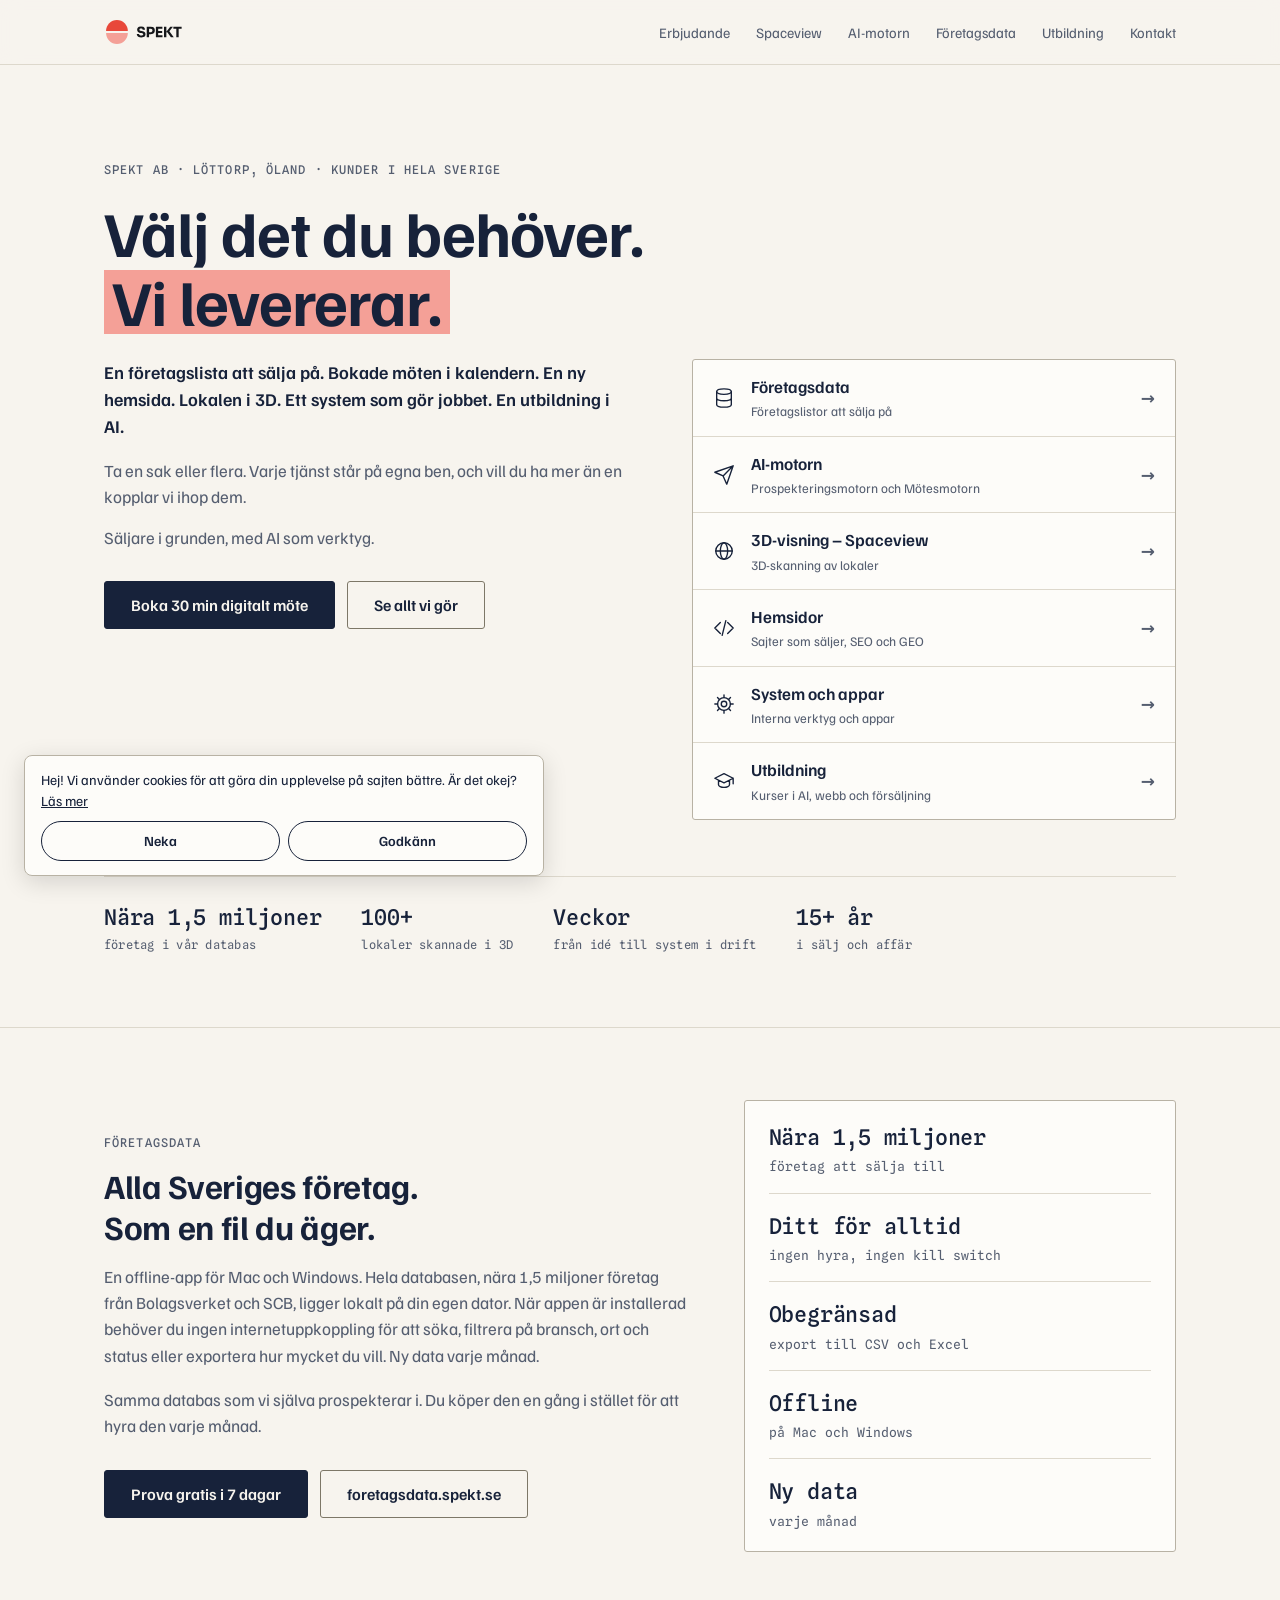
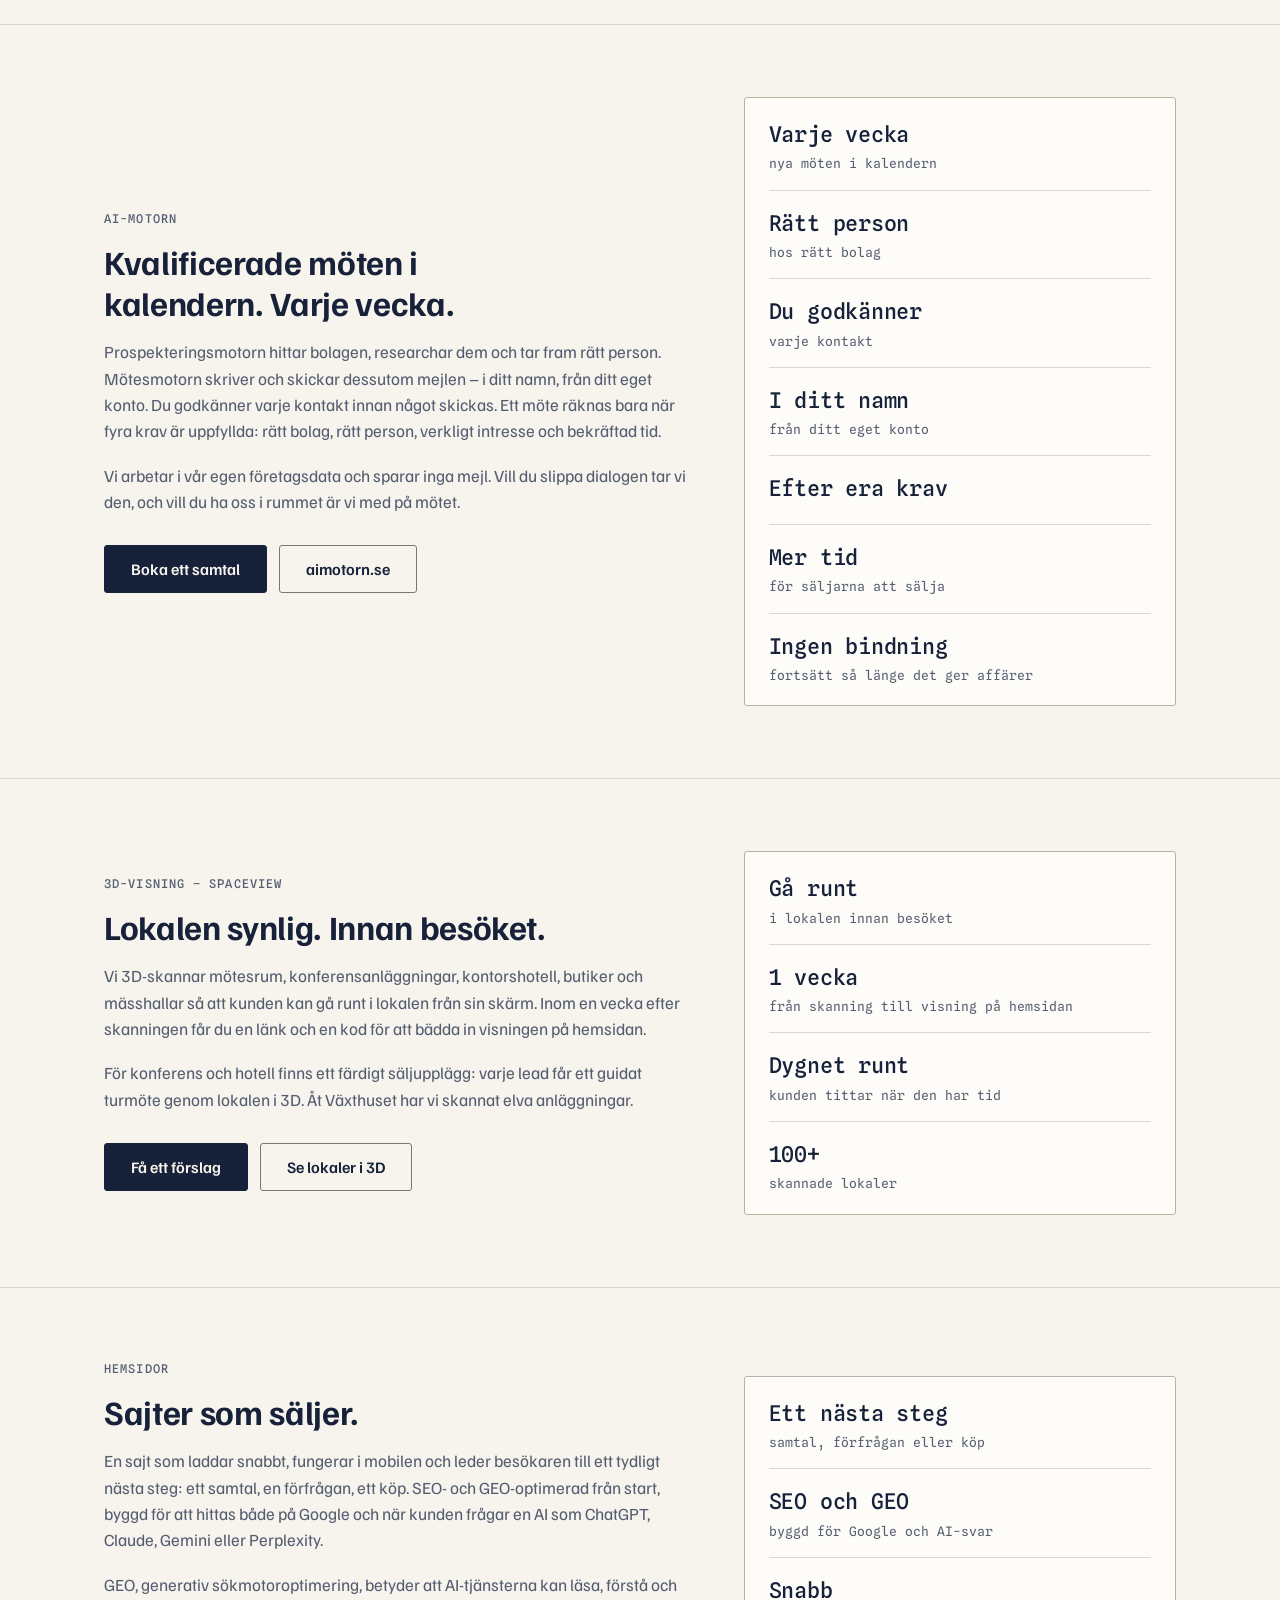
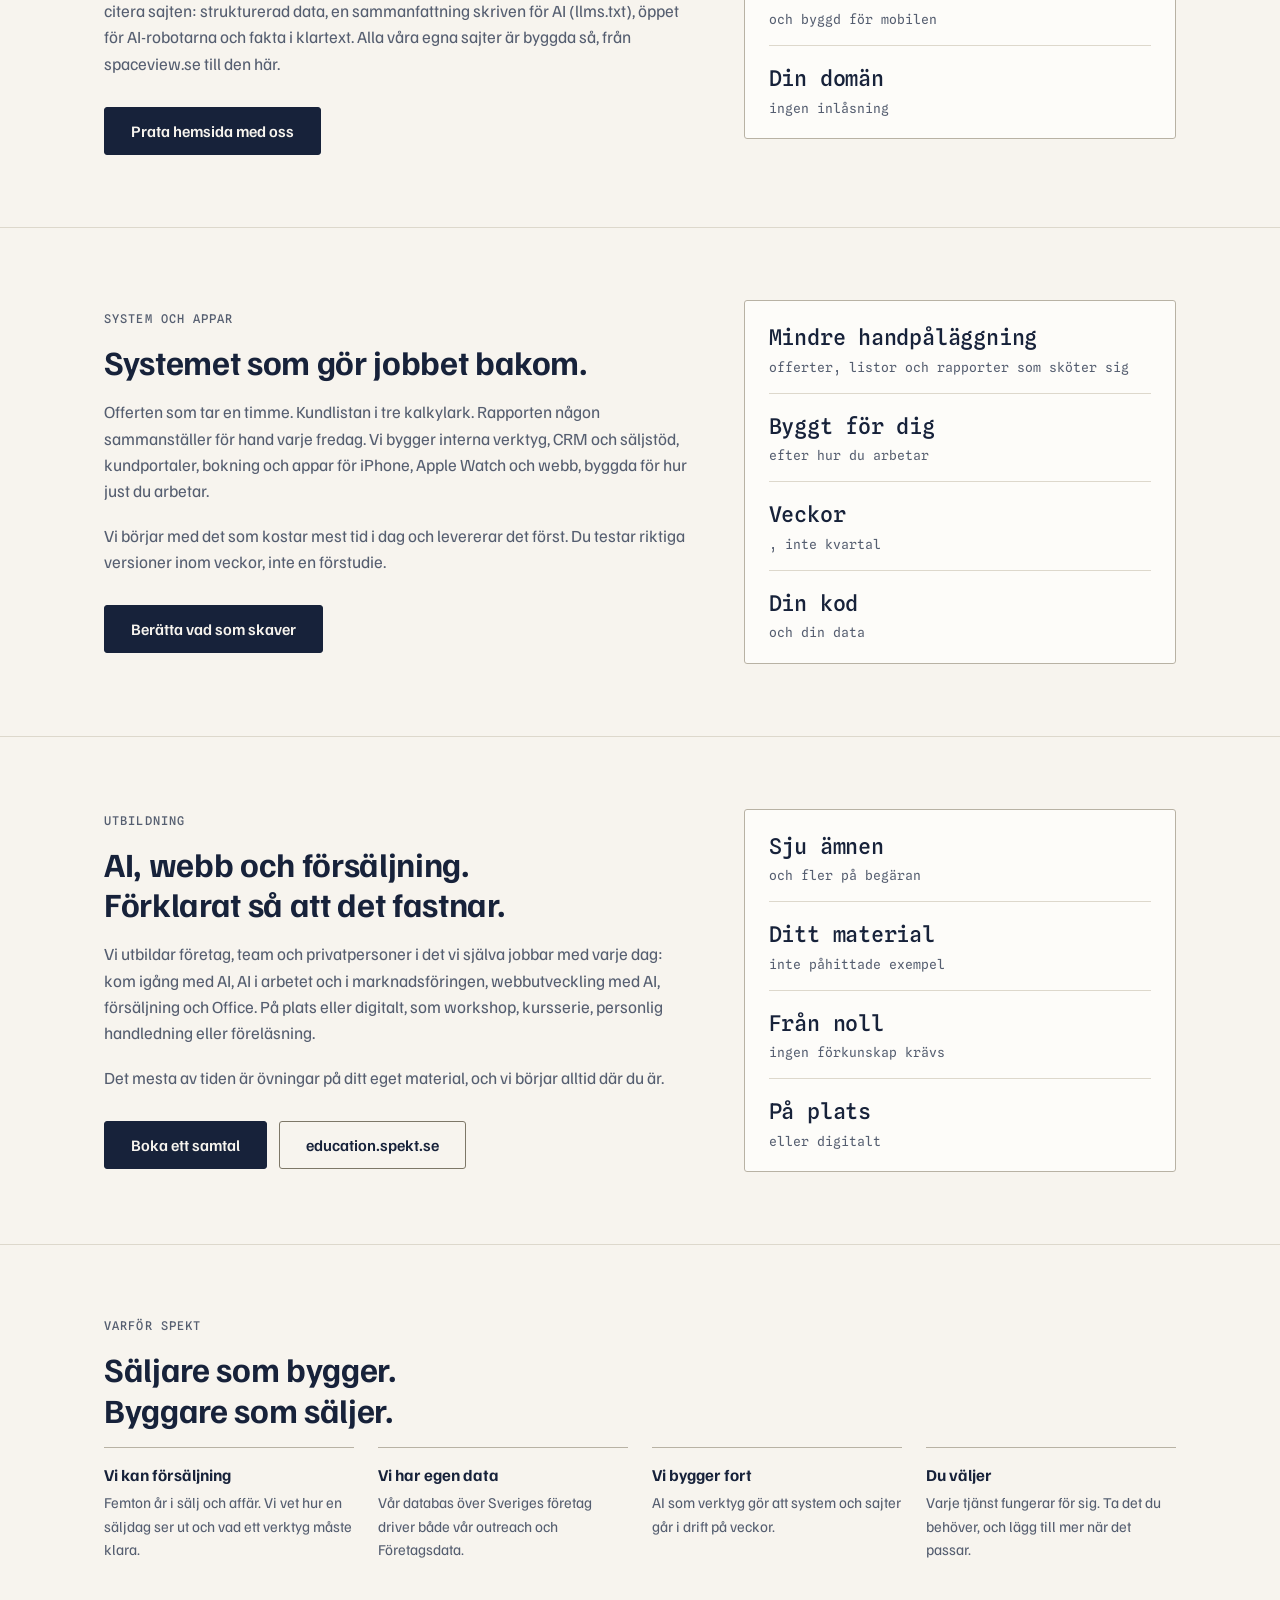
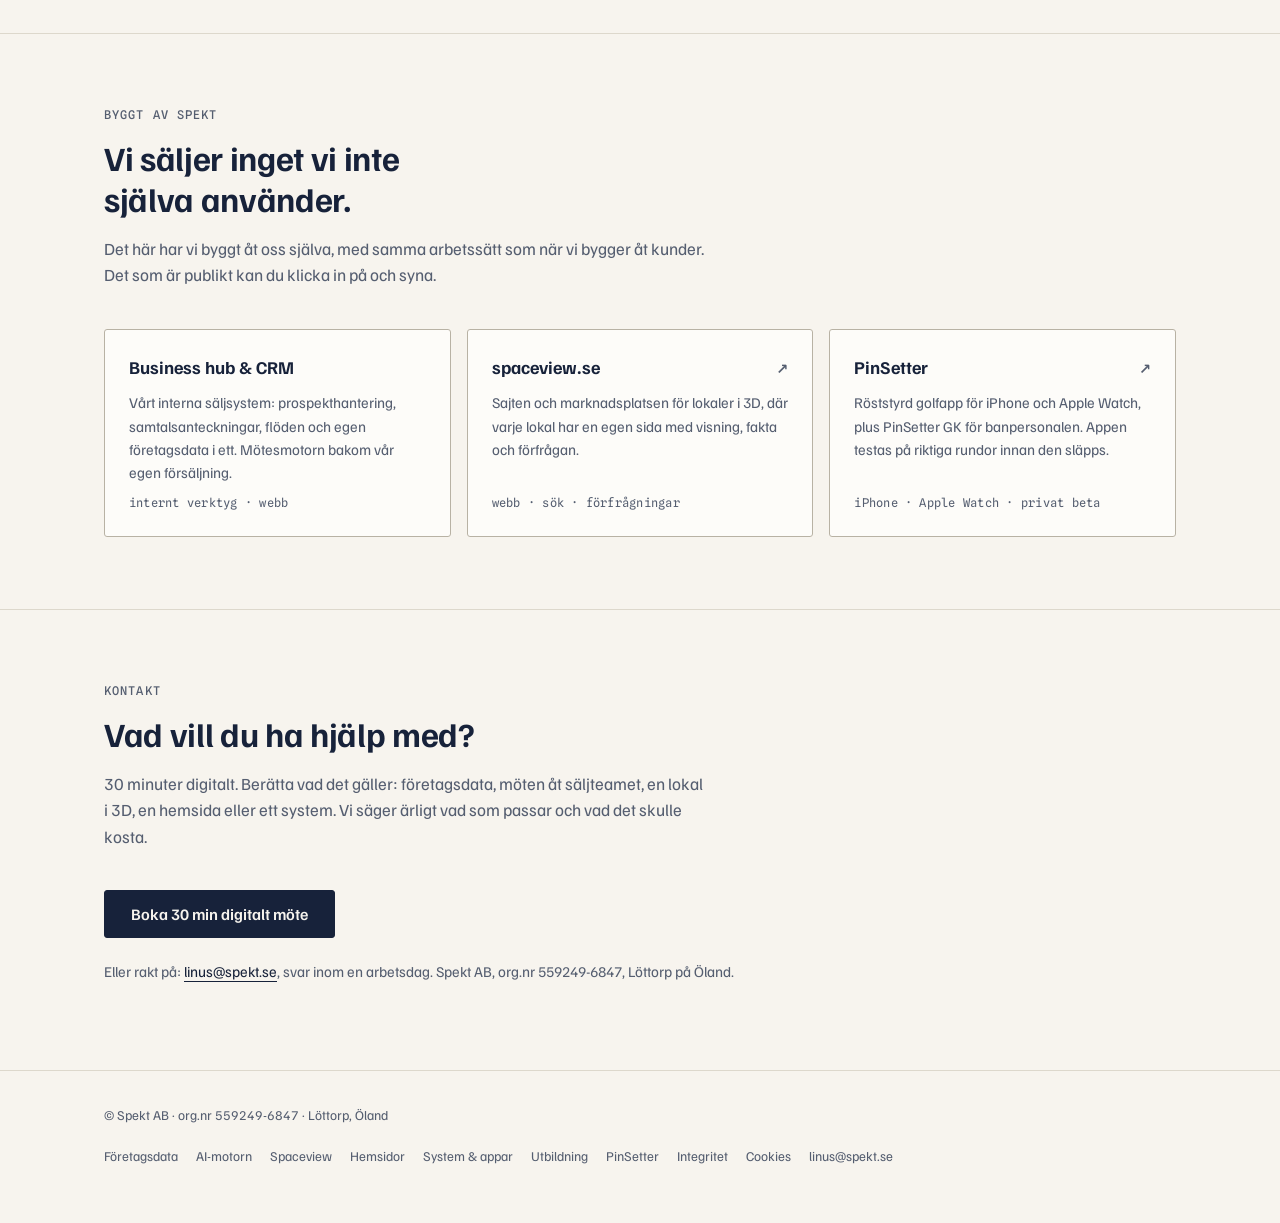
<file: index.html>
<!doctype html>
<html lang="sv">
<head>
  <meta charset="utf-8">
  <meta name="viewport" content="width=device-width, initial-scale=1">
  <title>Spekt – företagsdata, outreach, 3D-visning, hemsidor och system</title>
  <meta name="description" content="Företagslistor, bokade säljmöten, 3D-skanning av lokaler, hemsidor, system och utbildning i AI. Välj det du behöver. Spekt AB, Löttorp på Öland, kunder i hela Sverige.">
  <meta property="og:title" content="Spekt – välj det du behöver">
  <meta property="og:description" content="Företagsdata, outreach, 3D-visning av lokaler med Spaceview, hemsidor och system. Allt från samma bolag.">
  <meta property="og:url" content="https://spekt.se/">
  <meta property="og:type" content="website">
  <meta property="og:locale" content="sv_SE">
  <meta property="og:site_name" content="Spekt">
  <meta property="og:image" content="https://spekt.se/delningsbild.png">
  <meta property="og:image:width" content="1200">
  <meta property="og:image:height" content="630">
  <meta property="og:image:alt" content="SPEKT – Behovsanpassade lösningar">
  <meta name="twitter:card" content="summary_large_image">
  <meta name="twitter:title" content="Spekt – välj det du behöver">
  <meta name="twitter:description" content="Företagsdata, outreach, 3D-visning av lokaler med Spaceview, hemsidor och system. Allt från samma bolag.">
  <meta name="twitter:image" content="https://spekt.se/delningsbild.png">
  <meta name="twitter:image:alt" content="SPEKT – Behovsanpassade lösningar">
  <meta name="robots" content="index, follow, max-image-preview:large, max-snippet:-1">
  <meta name="theme-color" content="#F7F4EE">
  <link rel="canonical" href="https://spekt.se/">
  <link rel="icon" href="/favicon.ico" sizes="48x48">
  <link rel="icon" href="/favicon.svg" type="image/svg+xml">
  <link rel="apple-touch-icon" href="/apple-touch-icon.png">
  <link rel="preload" href="/typsnitt/familjen-grotesk-latin.woff2" as="font" type="font/woff2" crossorigin>
  <script type="application/ld+json">
  {
    "@context": "https://schema.org",
    "@graph": [
      {
        "@type": ["Organization", "ProfessionalService"],
        "@id": "https://spekt.se/#organisation",
        "name": "SPEKT AB",
        "alternateName": "SPEKT",
        "taxID": "559249-6847",
        "url": "https://spekt.se/",
        "logo": { "@type": "ImageObject", "url": "https://spekt.se/logga-512.png", "width": 512, "height": 512 },
        "image": "https://spekt.se/delningsbild.png",
        "email": "linus@spekt.se",
        "description": "SPEKT AB är en byrå med sex fristående tjänster för svenska företag: Företagsdata (Sveriges företagsregister som egen app), AI-motorn (Prospekteringsmotorn och Mötesmotorn, kvalificerade B2B-möten), Spaceview (3D-visning av lokaler), hemsidor, system och appar samt Utbildning. Löttorp, Öland, kunder i hela Sverige.",
        "slogan": "Behovsanpassade lösningar",
        "areaServed": { "@type": "Country", "name": "Sverige" },
        "address": { "@type": "PostalAddress", "addressLocality": "Löttorp", "addressRegion": "Öland", "addressCountry": "SE" },
        "knowsAbout": ["3D-skanning", "3D-visning av lokaler", "Konferensförsäljning", "Systemutveckling", "Apputveckling", "Interna verktyg", "CRM", "Hemsidor", "SEO", "GEO (generativ sökmotoroptimering)", "iOS", "Outreach", "B2B-mötesbokning", "Företagsdata"],
        "knowsLanguage": "sv",
        "contactPoint": { "@type": "ContactPoint", "contactType": "sales", "email": "linus@spekt.se", "availableLanguage": "sv" },
        "sameAs": [
          "https://www.spaceview.se/",
          "https://aimotorn.se/",
          "https://foretagsdata.spekt.se/",
          "https://education.spekt.se/",
          "https://pinsetter.se/"
        ],
        "brand": [
          { "@type": "Brand", "name": "Spaceview", "url": "https://www.spaceview.se/" },
          { "@type": "Brand", "name": "Företagsdata", "url": "https://foretagsdata.spekt.se/" },
          { "@type": "Brand", "name": "PinSetter", "url": "https://pinsetter.se/" }
        ]
      },
      {
        "@type": "WebSite",
        "@id": "https://spekt.se/#webbplats",
        "url": "https://spekt.se/",
        "name": "SPEKT",
        "description": "SPEKT AB: Företagsdata, AI-motorn, Spaceview, hemsidor samt system och appar för svenska företag.",
        "inLanguage": "sv-SE",
        "publisher": { "@id": "https://spekt.se/#organisation" }
      },
      {
        "@type": "WebPage",
        "@id": "https://spekt.se/#sida",
        "url": "https://spekt.se/",
        "name": "Spekt – företagsdata, outreach, 3D-visning, hemsidor och system",
        "description": "Företagslistor, bokade säljmöten, 3D-skanning av lokaler, hemsidor och system. Välj det du behöver.",
        "inLanguage": "sv-SE",
        "isPartOf": { "@id": "https://spekt.se/#webbplats" },
        "about": { "@id": "https://spekt.se/#organisation" },
        "primaryImageOfPage": "https://spekt.se/delningsbild.png",
        "dateModified": "2026-11-02"
      },
      {
        "@type": "Service",
        "@id": "https://spekt.se/#spaceview",
        "name": "Spaceview – 3D-visning av lokaler",
        "serviceType": "3D-skanning och 3D-visning av lokaler",
        "description": "Spaceview 3D-skannar mötesrum, konferensanläggningar, kontorshotell, butiker och mässhallar på en branschledande 3D-plattform, så att kunden kan gå runt i lokalen från sin skärm. Leverans inom en vecka efter skanningen, som länk och kod för inbäddning. Abonnemanget börjar på 3 900 kr per år exklusive moms; skanningsuppdraget kostar 8 900 kr för lokaler upp till 3 500 m² och 10 900 kr för 3 500–5 000 m², större lokaler på offert. Konferensförsäljning för konferensanläggningar och hotell.",
        "url": "https://www.spaceview.se/",
        "brand": { "@type": "Brand", "name": "Spaceview" },
        "provider": { "@id": "https://spekt.se/#organisation" },
        "areaServed": { "@type": "Country", "name": "Sverige" },
        "availableLanguage": "sv"
      },
      {
        "@type": "Service",
        "@id": "https://spekt.se/#system",
        "name": "System och appar",
        "serviceType": "Systemutveckling och apputveckling",
        "description": "Interna verktyg, kundsystem och appar byggda för hur just ni arbetar: CRM och säljstöd, kundportaler, bokning och offertflöden, appar för iPhone, Apple Watch och webb samt integrationer mot det ni redan har. Fast pris per leverans, kunden äger koden och datan.",
        "url": "https://spekt.se/#system",
        "provider": { "@id": "https://spekt.se/#organisation" },
        "areaServed": { "@type": "Country", "name": "Sverige" },
        "availableLanguage": "sv"
      },
      {
        "@type": "Service",
        "@id": "https://spekt.se/#hemsidor",
        "name": "Hemsidor",
        "serviceType": "Webbutveckling",
        "description": "En sajt som laddar snabbt, är byggd för mobilen och leder besökaren till ett tydligt nästa steg. SEO- och GEO-optimerad från start (generativ sökmotoroptimering för AI-tjänster som ChatGPT, Claude, Gemini och Perplexity): strukturerad data, llms.txt, öppet för AI-robotar och fakta i klartext. Tillgänglig och kopplad till era system när det behövs. Fast pris per leverans.",
        "url": "https://spekt.se/#hemsidor",
        "provider": { "@id": "https://spekt.se/#organisation" },
        "areaServed": { "@type": "Country", "name": "Sverige" },
        "availableLanguage": "sv"
      },
      {
        "@type": "Service",
        "@id": "https://spekt.se/#utbildning",
        "name": "Spekt Utbildning",
        "serviceType": "Utbildning i AI, webbutveckling med AI, försäljning och Office",
        "description": "Utbildning för företag, team och privatpersoner: kom igång med AI, AI i arbetet, AI för marknadsföring, webbutveckling med AI, försäljning med och utan AI samt Office och digitala verktyg. Workshop, kursserie, personlig handledning eller föreläsning, på plats eller digitalt. Pris efter upplägg.",
        "url": "https://education.spekt.se/",
        "provider": { "@id": "https://spekt.se/#organisation" },
        "areaServed": { "@type": "Country", "name": "Sverige" },
        "availableLanguage": "sv"
      },
      {
        "@type": "Service",
        "@id": "https://spekt.se/#outreach",
        "name": "AI-motorn: B2B-möten och prospektering",
        "serviceType": "Mötesbokning för B2B-säljteam",
        "description": "Prospekteringsmotorn hittar bolagen som matchar kundens idealkund, researchar och bedömer dem och tar fram rätt kontaktperson. Mötesmotorn skriver och skickar dessutom personliga mejlsekvenser i kundens namn från kundens eget mejlkonto; kunden godkänner varje kontakt. Uppstart 10 000 kr en gång. Prospekteringsmotorn 1 500 kr per månad, Mötesmotorn 4 000 kr per månad eller Mötesmotorn Extra 5 000 kr per månad. Personlig mötesbokning från 3 000 kr per möte, med på säljmötet från 5 000 kr per möte. Exklusive moms, ingen bindningstid.",
        "url": "https://aimotorn.se/",
        "provider": { "@id": "https://spekt.se/#organisation" },
        "areaServed": { "@type": "Country", "name": "Sverige" },
        "availableLanguage": "sv"
      },
      {
        "@type": "Product",
        "@id": "https://spekt.se/#foretagsdata",
        "name": "Företagsdata",
        "description": "Sveriges företagsregister i en app för Mac och Windows, sökbar offline. Data från Bolagsverket och SCB med en ny version varje månad. 5 000 kr exklusive moms som engångsköp; uppdateringar frivilligt för 2 000 kr per år.",
        "url": "https://foretagsdata.spekt.se/",
        "image": "https://foretagsdata.spekt.se/delningsbild.png",
        "category": "Programvara",
        "brand": { "@type": "Brand", "name": "Företagsdata" },
        "manufacturer": { "@id": "https://spekt.se/#organisation" },
        "offers": {
          "@type": "Offer",
          "price": "5000",
          "priceCurrency": "SEK",
          "priceSpecification": { "@type": "PriceSpecification", "price": "5000", "priceCurrency": "SEK", "valueAddedTaxIncluded": false },
          "url": "https://foretagsdata.spekt.se/#pris",
          "availability": "https://schema.org/InStock",
          "seller": { "@id": "https://spekt.se/#organisation" }
        }
      }
    ]
  }
  </script>
  <script>document.documentElement.classList.add("js")</script>
  <link rel="stylesheet" href="/stil.css">
</head>
<body>

<a class="hoppa" href="#innehall">Hoppa till innehållet</a>

<header class="topp">
  <div class="yta">
    <a class="marke" href="#" aria-label="Spekt, till toppen"><img src="/logga-liggande-ljus.svg" alt="Spekt" width="80" height="28"></a>
    <nav class="lankar" aria-label="Huvudmeny">
      <a href="#erbjudande">Erbjudande</a>
      <a href="https://www.spaceview.se/">Spaceview</a>
      <a href="https://aimotorn.se/">AI-motorn</a>
      <a href="https://foretagsdata.spekt.se/">Företagsdata</a>
      <a href="https://education.spekt.se/">Utbildning</a>
      <a href="#kontakt">Kontakt</a>
    </nav>
    <button class="burgare" aria-label="Meny" aria-expanded="false" aria-controls="mobilmeny">
      <span></span><span></span><span></span>
    </button>
  </div>
  <nav class="mobilmeny" id="mobilmeny" aria-label="Huvudmeny">
    <a href="#erbjudande">Erbjudande</a>
    <a href="https://www.spaceview.se/">Spaceview</a>
    <a href="https://aimotorn.se/">AI-motorn</a>
    <a href="https://foretagsdata.spekt.se/">Företagsdata</a>
    <a href="https://education.spekt.se/">Utbildning</a>
    <a href="#kontakt">Kontakt</a>
  </nav>
</header>

<main id="innehall">

<section class="hero bred yta">
  <div class="oga">Spekt AB · Löttorp, Öland · kunder i hela Sverige</div>
  <h1 class="in">Välj det du behöver. <em>Vi levererar.</em></h1>
  <div class="hero-rad">
    <div class="in">
      <p class="ingress"><strong>En företagslista att sälja på. Bokade möten i kalendern. En ny
      hemsida. Lokalen i 3D. Ett system som gör jobbet. En utbildning i AI.</strong></p>
      <p class="lugn">Ta en sak eller flera. Varje tjänst står på egna ben, och vill du ha
      mer än en kopplar vi ihop dem.</p>
      <p class="lugn">Säljare i grunden, med AI som verktyg.</p>
      <div class="cta-rad">
        <a class="knapp" href="mailto:linus@spekt.se?subject=Boka%2030%20min%20digitalt%20m%C3%B6te">Boka 30 min digitalt möte</a>
        <a class="knapp tunn" href="#erbjudande">Se allt vi gör</a>
      </div>
    </div>
    <nav class="in" aria-label="Det här gör vi">
      <ul class="tjanster">
        <li><a href="#foretagsdata">
          <svg viewBox="0 0 24 24" aria-hidden="true"><ellipse cx="12" cy="5" rx="8" ry="3"/><path d="M4 5v14c0 1.7 3.6 3 8 3s8-1.3 8-3V5M4 12c0 1.7 3.6 3 8 3s8-1.3 8-3"/></svg>
          <span>Företagsdata<small>Företagslistor att sälja på</small></span></a></li>
        <li><a href="#outreach">
          <svg viewBox="0 0 24 24" aria-hidden="true"><path d="M22 2 11 13M22 2l-7 20-4-9-9-4 20-7z"/></svg>
          <span>AI-motorn<small>Prospekteringsmotorn och Mötesmotorn</small></span></a></li>
        <li><a href="#spaceview">
          <svg viewBox="0 0 24 24" aria-hidden="true"><circle cx="12" cy="12" r="9"/><ellipse cx="12" cy="12" rx="4" ry="9"/><path d="M3 12h18"/></svg>
          <span>3D-visning – Spaceview<small>3D-skanning av lokaler</small></span></a></li>
        <li><a href="#hemsidor">
          <svg viewBox="0 0 24 24" aria-hidden="true"><path d="m8 6-6 6 6 6M16 6l6 6-6 6M14 4l-4 16"/></svg>
          <span>Hemsidor<small>Sajter som säljer, SEO och GEO</small></span></a></li>
        <li><a href="#system">
          <svg viewBox="0 0 24 24" aria-hidden="true"><circle cx="12" cy="12" r="3"/><circle cx="12" cy="12" r="7"/><path d="M12 2v3M12 19v3M2 12h3M19 12h3M4.9 4.9l2.1 2.1M17 17l2.1 2.1M4.9 19.1 7 17M17 7l2.1-2.1"/></svg>
          <span>System och appar<small>Interna verktyg och appar</small></span></a></li>
        <li><a href="#utbildning">
          <svg viewBox="0 0 24 24" aria-hidden="true"><path d="M2 9l10-5 10 5-10 5-10-5zM6 11v5c0 1.5 2.7 3 6 3s6-1.5 6-3v-5M22 9v6"/></svg>
          <span>Utbildning<small>Kurser i AI, webb och försäljning</small></span></a></li>
      </ul>
    </nav>
  </div>
  <div class="bevisrad mono in">
    <span><b>Nära 1,5 miljoner</b> företag i vår databas</span>
    <span><b>100+</b> lokaler skannade i 3D</span>
    <span><b>Veckor</b> från idé till system i drift</span>
    <span><b>15+ år</b> i sälj och affär</span>
  </div>
</section>

<div id="erbjudande"></div>

<section class="block" id="foretagsdata">
  <div class="yta tjanst">
    <div>
      <div class="blockoga">Företagsdata</div>
      <h2>Alla Sveriges företag. Som en fil du äger.</h2>
      <p class="blockingress">En offline-app för Mac och Windows. Hela databasen, nära 1,5 miljoner
      företag från Bolagsverket och SCB, ligger lokalt på din egen dator. När appen är installerad behöver
      du ingen internetuppkoppling för att söka, filtrera på bransch, ort och status eller exportera hur
      mycket du vill. Ny data varje månad.</p>
      <p class="blockingress">Samma databas som vi själva prospekterar i. Du köper den en gång i stället
      för att hyra den varje månad.</p>
      <div class="cta-rad">
        <a class="knapp" href="https://foretagsdata.spekt.se/#prova">Prova gratis i 7 dagar</a>
        <a class="knapp tunn" href="https://foretagsdata.spekt.se/">foretagsdata.spekt.se</a>
      </div>
    </div>
    <ul class="fakta mono in" aria-label="Företagsdata i korthet">
      <li><b>Nära 1,5 miljoner</b> företag att sälja till</li>
      <li><b>Ditt för alltid</b> ingen hyra, ingen kill switch</li>
      <li><b>Obegränsad</b> export till CSV och Excel</li>
      <li><b>Offline</b> på Mac och Windows</li>
      <li><b>Ny data</b> varje månad</li>
    </ul>
  </div>
</section>

<section class="block" id="outreach">
  <div class="yta tjanst">
    <div>
      <div class="blockoga">AI-motorn</div>
      <h2>Kvalificerade möten i kalendern. Varje vecka.</h2>
      <p class="blockingress">Prospekteringsmotorn hittar bolagen, researchar dem och tar fram rätt person.
      Mötesmotorn skriver och skickar dessutom mejlen – i ditt namn, från ditt eget konto. Du godkänner varje
      kontakt innan något skickas. Ett möte räknas bara när
      fyra krav är uppfyllda: rätt bolag, rätt person, verkligt intresse och bekräftad tid.</p>
      <p class="blockingress">Vi arbetar i vår egen företagsdata och sparar inga mejl. Vill du slippa
      dialogen tar vi den, och vill du ha oss i rummet är vi med på mötet.</p>
      <div class="cta-rad">
        <a class="knapp" href="https://aimotorn.se/#kontakt">Boka ett samtal</a>
        <a class="knapp tunn" href="https://aimotorn.se/">aimotorn.se</a>
      </div>
    </div>
    <ul class="fakta mono in" aria-label="AI-motorn i korthet">
      <li><b>Varje vecka</b> nya möten i kalendern</li>
      <li><b>Rätt person</b> hos rätt bolag</li>
      <li><b>Du godkänner</b> varje kontakt</li>
      <li><b>I ditt namn</b> från ditt eget konto</li>
      <li><b>Efter era krav</b></li>
      <li><b>Mer tid</b> för säljarna att sälja</li>
      <li><b>Ingen bindning</b> fortsätt så länge det ger affärer</li>
    </ul>
  </div>
</section>

<section class="block" id="spaceview">
  <div class="yta tjanst">
    <div>
      <div class="blockoga">3D-visning – Spaceview</div>
      <h2>Lokalen synlig. Innan besöket.</h2>
      <p class="blockingress">Vi 3D-skannar mötesrum, konferensanläggningar, kontorshotell, butiker och
      mässhallar så att kunden kan gå runt i lokalen från sin skärm. Inom en vecka efter skanningen får du
      en länk och en kod för att bädda in visningen på hemsidan.</p>
      <p class="blockingress">För konferens och hotell finns ett färdigt säljupplägg: varje lead får ett
      guidat turmöte genom lokalen i 3D. Åt Växthuset har vi skannat elva anläggningar.</p>
      <div class="cta-rad">
        <a class="knapp" href="https://www.spaceview.se/#kontakt">Få ett förslag</a>
        <a class="knapp tunn" href="https://www.spaceview.se/lokaler">Se lokaler i 3D</a>
      </div>
    </div>
    <ul class="fakta mono in" aria-label="Spaceview i korthet">
      <li><b>Gå runt</b> i lokalen innan besöket</li>
      <li><b>1 vecka</b> från skanning till visning på hemsidan</li>
      <li><b>Dygnet runt</b> kunden tittar när den har tid</li>
      <li><b>100+</b> skannade lokaler</li>
    </ul>
  </div>
</section>

<section class="block" id="hemsidor">
  <div class="yta tjanst">
    <div>
      <div class="blockoga">Hemsidor</div>
      <h2>Sajter som säljer.</h2>
      <p class="blockingress">En sajt som laddar snabbt, fungerar i mobilen och leder besökaren till ett
      tydligt nästa steg: ett samtal, en förfrågan, ett köp. SEO- och GEO-optimerad från start, byggd för
      att hittas både på Google och när kunden frågar en AI som ChatGPT, Claude, Gemini eller
      Perplexity.</p>
      <p class="blockingress">GEO, generativ sökmotoroptimering, betyder att AI-tjänsterna kan läsa,
      förstå och citera sajten: strukturerad data, en sammanfattning skriven för AI (llms.txt), öppet
      för AI-robotarna och fakta i klartext. Alla våra egna sajter är byggda så, från spaceview.se till
      den här.</p>
      <div class="cta-rad">
        <a class="knapp" href="mailto:linus@spekt.se?subject=Hemsida">Prata hemsida med oss</a>
      </div>
    </div>
    <ul class="fakta mono in" aria-label="Hemsidor i korthet">
      <li><b>Ett nästa steg</b> samtal, förfrågan eller köp</li>
      <li><b>SEO och GEO</b> byggd för Google och AI-svar</li>
      <li><b>Snabb</b> och byggd för mobilen</li>
      <li><b>Din domän</b> ingen inlåsning</li>
    </ul>
  </div>
</section>

<section class="block" id="system">
  <div class="yta tjanst">
    <div>
      <div class="blockoga">System och appar</div>
      <h2>Systemet som gör jobbet bakom.</h2>
      <p class="blockingress">Offerten som tar en timme. Kundlistan i tre kalkylark. Rapporten någon
      sammanställer för hand varje fredag. Vi bygger interna verktyg, CRM och säljstöd, kundportaler,
      bokning och appar för iPhone, Apple Watch och webb, byggda för hur just du arbetar.</p>
      <p class="blockingress">Vi börjar med det som kostar mest tid i dag och levererar det först. Du testar
      riktiga versioner inom veckor, inte en förstudie.</p>
      <div class="cta-rad">
        <a class="knapp" href="mailto:linus@spekt.se?subject=System%20eller%20app">Berätta vad som skaver</a>
      </div>
    </div>
    <ul class="fakta mono in" aria-label="System och appar i korthet">
      <li><b>Mindre handpåläggning</b> offerter, listor och rapporter som sköter sig</li>
      <li><b>Byggt för dig</b> efter hur du arbetar</li>
      <li><b>Veckor</b>, inte kvartal</li>
      <li><b>Din kod</b> och din data</li>
    </ul>
  </div>
</section>

<section class="block" id="utbildning">
  <div class="yta tjanst">
    <div>
      <div class="blockoga">Utbildning</div>
      <h2>AI, webb och försäljning. Förklarat så att det fastnar.</h2>
      <p class="blockingress">Vi utbildar företag, team och privatpersoner i det vi själva jobbar med
      varje dag: kom igång med AI, AI i arbetet och i marknadsföringen, webbutveckling med AI,
      försäljning och Office. På plats eller digitalt, som workshop, kursserie, personlig handledning
      eller föreläsning.</p>
      <p class="blockingress">Det mesta av tiden är övningar på ditt eget material, och vi börjar
      alltid där du är.</p>
      <div class="cta-rad">
        <a class="knapp" href="https://education.spekt.se/#kontakt">Boka ett samtal</a>
        <a class="knapp tunn" href="https://education.spekt.se/">education.spekt.se</a>
      </div>
    </div>
    <ul class="fakta mono in" aria-label="Utbildning i korthet">
      <li><b>Sju ämnen</b> och fler på begäran</li>
      <li><b>Ditt material</b> inte påhittade exempel</li>
      <li><b>Från noll</b> ingen förkunskap krävs</li>
      <li><b>På plats</b> eller digitalt</li>
    </ul>
  </div>
</section>

<section class="block" id="varfor">
  <div class="yta">
    <div class="blockoga">Varför Spekt</div>
    <h2>Säljare som bygger. Byggare som säljer.</h2>
    <ul class="trygg">
      <li class="in"><b>Vi kan försäljning</b>Femton år i sälj och affär. Vi vet hur en säljdag ser ut och vad ett verktyg måste klara.</li>
      <li class="in"><b>Vi har egen data</b>Vår databas över Sveriges företag driver både vår outreach och Företagsdata.</li>
      <li class="in"><b>Vi bygger fort</b>AI som verktyg gör att system och sajter går i drift på veckor.</li>
      <li class="in"><b>Du väljer</b>Varje tjänst fungerar för sig. Ta det du behöver, och lägg till mer när det passar.</li>
    </ul>
  </div>
</section>

<section class="block" id="byggt">
  <div class="yta">
    <div class="blockoga">Byggt av Spekt</div>
    <h2>Vi säljer inget vi inte själva använder.</h2>
    <p class="blockingress">Det här har vi byggt åt oss själva, med samma arbetssätt som när vi
    bygger åt kunder. Det som är publikt kan du klicka in på och syna.</p>
    <div class="produkter">
      <div class="kort stilla in">
        <div class="namn">Business hub &amp; CRM</div>
        <p>Vårt interna säljsystem: prospekthantering, samtalsanteckningar, flöden och egen
        företagsdata i ett. Mötesmotorn bakom vår egen försäljning.</p>
        <div class="stat mono">internt verktyg · webb</div>
      </div>
      <a class="kort in" href="https://www.spaceview.se/lokaler">
        <div class="namn">spaceview.se</div>
        <p>Sajten och marknadsplatsen för lokaler i 3D, där varje lokal har en egen sida med
        visning, fakta och förfrågan.</p>
        <div class="stat mono">webb · sök · förfrågningar</div>
      </a>
      <a class="kort in" href="https://pinsetter.se/">
        <div class="namn">PinSetter</div>
        <p>Röststyrd golfapp för iPhone och Apple Watch, plus PinSetter GK för banpersonalen.
        Appen testas på riktiga rundor innan den släpps.</p>
        <div class="stat mono">iPhone · Apple Watch · privat beta</div>
      </a>
    </div>
  </div>
</section>

<section class="block kontakt" id="kontakt">
  <div class="yta">
    <div class="blockoga">Kontakt</div>
    <h2>Vad vill du ha hjälp med?</h2>
    <p class="blockingress">30 minuter digitalt. Berätta vad det gäller: företagsdata, möten åt
    säljteamet, en lokal i 3D, en hemsida eller ett system. Vi säger ärligt vad som passar och vad
    det skulle kosta.</p>
    <div class="cta-rad">
      <a class="knapp" href="mailto:linus@spekt.se?subject=Boka%2030%20min%20digitalt%20m%C3%B6te&body=Hej%2C%0A%0AVi%20%C3%A4r%20%5Bbolag%5D%20och%20vill%20prata%20om%20%5Bf%C3%B6retagsdata%20%2F%20outreach%20%2F%20lokal%20i%203D%20%2F%20hemsida%20%2F%20system%5D.%0A%0AF%C3%B6rslag%20p%C3%A5%20tider%3A%20%0A">Boka 30 min digitalt möte</a>
    </div>
    <p class="mejl">Eller rakt på: <a href="mailto:linus@spekt.se">linus@spekt.se</a>, svar inom en arbetsdag.
    Spekt AB, org.nr 559249-6847, Löttorp på Öland.</p>
  </div>
</section>

</main>

<footer class="fot">
  <div class="yta" style="display:flex;justify-content:space-between;gap:20px;flex-wrap:wrap;width:100%">
    <div>© Spekt AB · org.nr 559249-6847 · Löttorp, Öland</div>
    <nav aria-label="Sidfot">
      <a href="https://foretagsdata.spekt.se/">Företagsdata</a>
      <a href="https://aimotorn.se/">AI-motorn</a>
      <a href="https://www.spaceview.se/">Spaceview</a>
      <a href="#hemsidor">Hemsidor</a>
      <a href="#system">System &amp; appar</a>
      <a href="https://education.spekt.se/">Utbildning</a>
      <a href="https://pinsetter.se">PinSetter</a>
      <a href="/integritet">Integritet</a>
      <a href="/integritet#kakor" data-samtycke>Cookies</a>
      <a href="mailto:linus@spekt.se">linus@spekt.se</a>
    </nav>
  </div>
</footer>

<script src="/sida.js"></script>
<script src="/samtycke.js"></script>

</body>
</html>
</file>
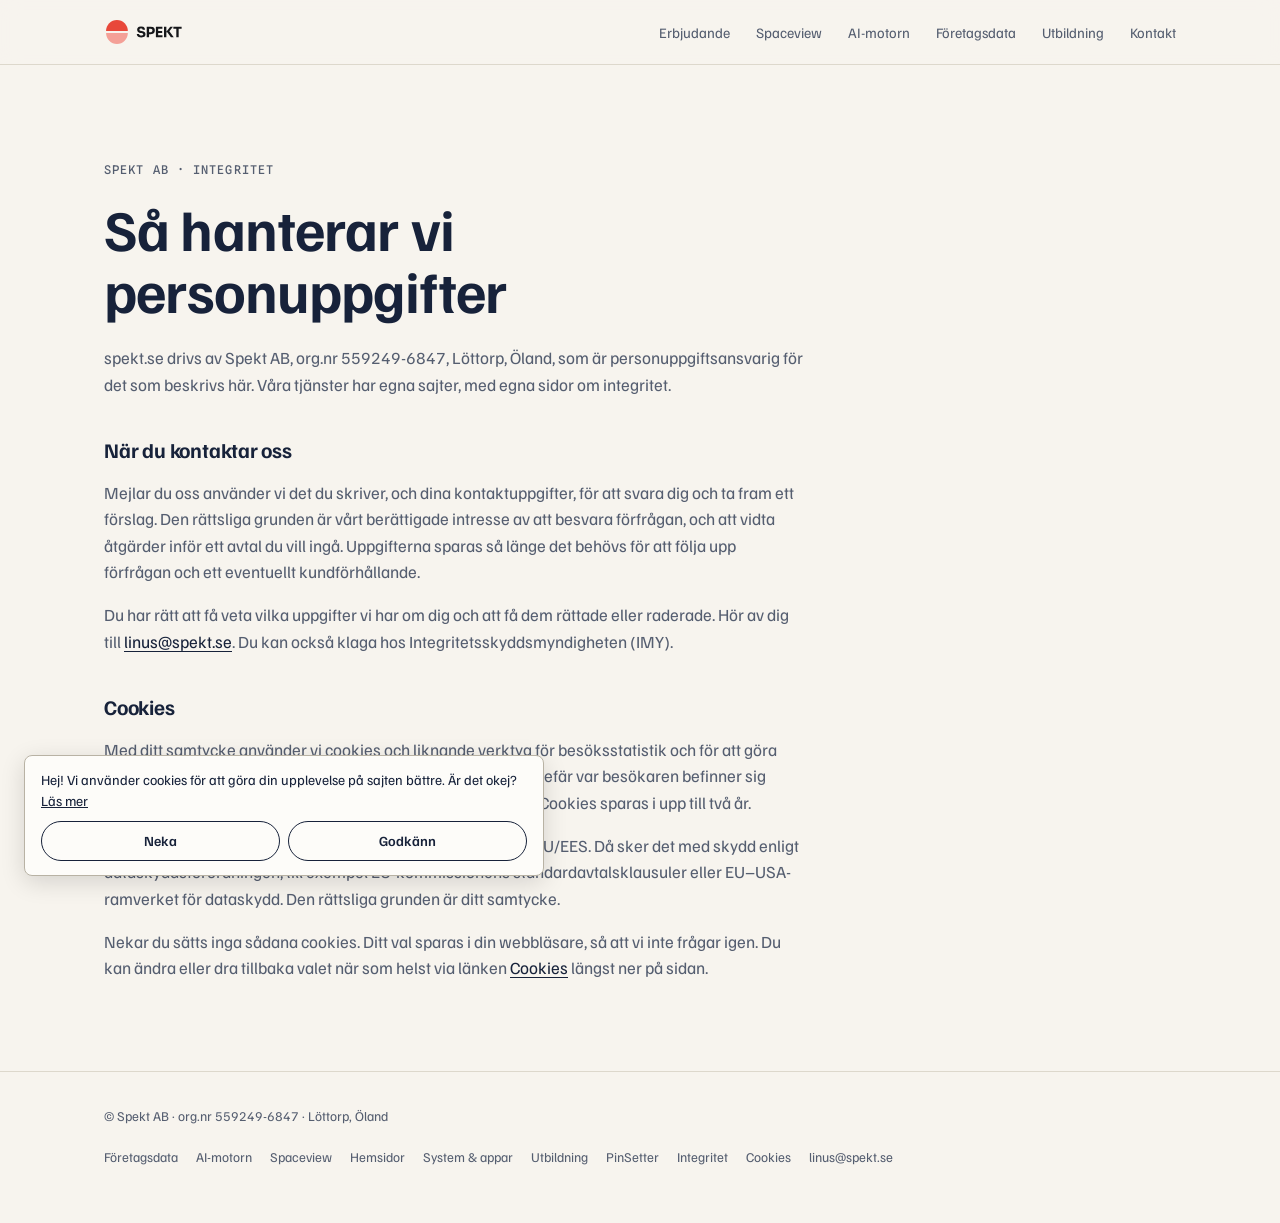
<file: integritet.html>
<!doctype html>
<html lang="sv">
<head>
  <meta charset="utf-8">
  <meta name="viewport" content="width=device-width, initial-scale=1">
  <title>Integritet – Spekt</title>
  <meta name="description" content="Så hanterar Spekt AB personuppgifter på spekt.se: när du kontaktar oss, och cookies.">
  <meta name="robots" content="index, follow">
  <meta name="theme-color" content="#F7F4EE">
  <link rel="canonical" href="https://spekt.se/integritet">
  <link rel="icon" href="/favicon.ico" sizes="48x48">
  <link rel="icon" href="/favicon.svg" type="image/svg+xml">
  <link rel="apple-touch-icon" href="/apple-touch-icon.png">
  <link rel="preload" href="/typsnitt/familjen-grotesk-latin.woff2" as="font" type="font/woff2" crossorigin>
  <script type="application/ld+json">
  {
    "@context": "https://schema.org",
    "@graph": [
      {
        "@type": "WebPage",
        "@id": "https://spekt.se/integritet#sida",
        "url": "https://spekt.se/integritet",
        "name": "Integritet – Spekt",
        "description": "Så hanterar Spekt AB personuppgifter på spekt.se.",
        "inLanguage": "sv-SE",
        "dateModified": "2026-11-24",
        "isPartOf": { "@type": "WebSite", "url": "https://spekt.se/", "name": "Spekt" },
        "publisher": { "@id": "https://spekt.se/#organisation" }
      },
      {
        "@type": "Organization",
        "@id": "https://spekt.se/#organisation",
        "name": "SPEKT AB",
        "taxID": "559249-6847",
        "url": "https://spekt.se/",
        "email": "linus@spekt.se"
      }
    ]
  }
  </script>
  <script>document.documentElement.classList.add("js")</script>
  <link rel="stylesheet" href="/stil.css">
  <style>
    .text { max-width: 70ch; }
    .text h2 { font-size: 1.3rem; margin: 40px 0 10px; }
    .text p { color: var(--text-svag); }
    .text a { color: var(--lank); text-underline-offset: 3px; }
  </style>
</head>
<body>

<a class="hoppa" href="#innehall">Hoppa till innehållet</a>

<header class="topp">
  <div class="yta">
    <a class="marke" href="/" aria-label="Spekt, till startsidan"><img src="/logga-liggande-ljus.svg" alt="Spekt" width="80" height="28"></a>
    <nav class="lankar" aria-label="Huvudmeny">
      <a href="/#erbjudande">Erbjudande</a>
      <a href="https://www.spaceview.se/">Spaceview</a>
      <a href="https://aimotorn.se/">AI-motorn</a>
      <a href="https://foretagsdata.spekt.se/">Företagsdata</a>
      <a href="https://education.spekt.se/">Utbildning</a>
      <a href="/#kontakt">Kontakt</a>
    </nav>
    <button class="burgare" aria-label="Meny" aria-expanded="false" aria-controls="mobilmeny">
      <span></span><span></span><span></span>
    </button>
  </div>
  <nav class="mobilmeny" id="mobilmeny" aria-label="Huvudmeny">
    <a href="/#erbjudande">Erbjudande</a>
    <a href="https://www.spaceview.se/">Spaceview</a>
    <a href="https://aimotorn.se/">AI-motorn</a>
    <a href="https://foretagsdata.spekt.se/">Företagsdata</a>
    <a href="https://education.spekt.se/">Utbildning</a>
    <a href="/#kontakt">Kontakt</a>
  </nav>
</header>

<main id="innehall">

<section class="hero yta">
  <div class="oga">Spekt AB · Integritet</div>
  <h1 class="lang">Så hanterar vi personuppgifter</h1>

  <div class="text">
    <p>spekt.se drivs av Spekt AB, org.nr 559249-6847, Löttorp, Öland, som är personuppgiftsansvarig för det som beskrivs här. Våra tjänster har egna sajter, med egna sidor om integritet.</p>

    <h2>När du kontaktar oss</h2>
    <p>Mejlar du oss använder vi det du skriver, och dina kontaktuppgifter, för att svara dig och ta fram ett förslag. Den rättsliga grunden är vårt berättigade intresse av att besvara förfrågan, och att vidta åtgärder inför ett avtal du vill ingå. Uppgifterna sparas så länge det behövs för att följa upp förfrågan och ett eventuellt kundförhållande.</p>
    <p>Du har rätt att få veta vilka uppgifter vi har om dig och att få dem rättade eller raderade. Hör av dig till <a href="mailto:linus@spekt.se">linus@spekt.se</a>. Du kan också klaga hos Integritetsskyddsmyndigheten (IMY).</p>

    <h2 id="kakor">Cookies</h2>
    <p>Med ditt samtycke använder vi cookies och liknande verktyg för besöksstatistik och för att göra sajten bättre. Vi ser då till exempel vilka sidor som besöks, ungefär var besökaren befinner sig (land och ort) och vilken enhet och webbläsare som används. Cookies sparas i upp till två år.</p>
    <p>Vissa av våra leverantörer kan behandla uppgifterna utanför EU/EES. Då sker det med skydd enligt dataskyddsförordningen, till exempel EU-kommissionens standardavtalsklausuler eller EU–USA-ramverket för dataskydd. Den rättsliga grunden är ditt samtycke.</p>
    <p>Nekar du sätts inga sådana cookies. Ditt val sparas i din webbläsare, så att vi inte frågar igen. Du kan ändra eller dra tillbaka valet när som helst via länken <a href="#kakor" data-samtycke>Cookies</a> längst ner på sidan.</p>
  </div>
</section>

</main>

<footer class="fot">
  <div class="yta" style="display:flex;justify-content:space-between;gap:20px;flex-wrap:wrap;width:100%">
    <div>© Spekt AB · org.nr 559249-6847 · Löttorp, Öland</div>
    <nav aria-label="Sidfot">
      <a href="https://foretagsdata.spekt.se/">Företagsdata</a>
      <a href="https://aimotorn.se/">AI-motorn</a>
      <a href="https://www.spaceview.se/">Spaceview</a>
      <a href="/#hemsidor">Hemsidor</a>
      <a href="/#system">System &amp; appar</a>
      <a href="https://education.spekt.se/">Utbildning</a>
      <a href="https://pinsetter.se">PinSetter</a>
      <a href="/integritet" aria-current="page">Integritet</a>
      <a href="/integritet#kakor" data-samtycke>Cookies</a>
      <a href="mailto:linus@spekt.se">linus@spekt.se</a>
    </nav>
  </div>
</footer>

<script src="/sida.js"></script>
<script src="/samtycke.js"></script>

</body>
</html>
</file>
<file: stil.css>
/* Gemensam stil för Spekts sajter, byggd på designsystemet Spekt
   (https://claude.ai/artifact/4oBp7GMqb1ucLrdU11h9GA). Systersajterna kopierar filen orörd
   och lägger sina tillägg i sajt.css. Tema väljs med data-theme på <html>:
   light (standard), dark, spaceview, spaceview-dark. */

/* Typsnitten ligger på sajten (OFL, licenser i /typsnitt/) — inga anrop till tredje part. */
@font-face {
  font-family: "Familjen Grotesk";
  font-style: normal;
  font-weight: 400 700;
  font-display: swap;
  src: url("/typsnitt/familjen-grotesk-latin.woff2") format("woff2");
}
@font-face {
  font-family: "Spline Sans Mono";
  font-style: normal;
  font-weight: 300 700;
  font-display: swap;
  src: url("/typsnitt/spline-sans-mono-latin.woff2") format("woff2");
}

/* ------- tokens, exakt som tokens.json ------- */
:root, [data-theme="light"] {
  --papper: #F7F4EE; --kort: #FDFCF9; --yta-tonad: #EFEBE2;
  --text: #17223A; --text-svag: #555E70;
  --linje: #DDD8CC; --linje-stark: #B8B2A4; --kontroll: #7D7767;
  --brand: #17223A; --on-brand: #F7F4EE;
  --signal: #E8483A; --on-signal: #16171A;
  --markering: #F4A097; --on-markering: #17223A;
  --lank: #17223A; --fokus: #17223A;
  --aktiv-bg: #DEEFE3; --aktiv-text: #1E5C38; --fel-bg: #F8E2DA; --fel-text: #96321B;
  color-scheme: light;
}
[data-theme="dark"] {
  --papper: #12161F; --kort: #1A1F2B; --yta-tonad: #222836;
  --text: #EDEAE2; --text-svag: #A3ABB9;
  --linje: #2A3140; --linje-stark: #3B4356; --kontroll: #7A8498;
  --brand: #EDEAE2; --on-brand: #12161F;
  --signal: #E8483A; --on-signal: #16171A;
  --markering: #F4A097; --on-markering: #12161F;
  --lank: #EDEAE2; --fokus: #F4A097;
  --aktiv-bg: #1C3A29; --aktiv-text: #8FD3A8; --fel-bg: #46251F; --fel-text: #F4AD99;
  color-scheme: dark;
}
[data-theme="spaceview"] {
  --papper: #F1F5F4; --kort: #FBFDFC; --yta-tonad: #E3EEF0;
  --text: #17223A; --text-svag: #4C5D68;
  --linje: #D5DFDF; --linje-stark: #B2C2C3; --kontroll: #6B8086;
  --brand: #17223A; --on-brand: #F1F5F4;
  --signal: #9FD6E6; --on-signal: #17223A;
  --markering: #9FD6E6; --on-markering: #17223A;
  --lank: #1B5E75; --fokus: #1B5E75;
  --aktiv-bg: #D9EEE2; --aktiv-text: #1E5C38; --fel-bg: #F8E2DA; --fel-text: #96321B;
  color-scheme: light;
}
[data-theme="spaceview-dark"] {
  --papper: #0E1A22; --kort: #16252F; --yta-tonad: #1D303B;
  --text: #EAF0EF; --text-svag: #A5B7BE;
  --linje: #263A45; --linje-stark: #39505C; --kontroll: #6F8894;
  --brand: #EAF0EF; --on-brand: #0E1A22;
  --signal: #8FD0E3; --on-signal: #0E1A22;
  --markering: #8FD0E3; --on-markering: #0E1A22;
  --lank: #8FD0E3; --fokus: #8FD0E3;
  --aktiv-bg: #1C3A2E; --aktiv-text: #8FD3A8; --fel-bg: #46251F; --fel-text: #F4AD99;
  color-scheme: dark;
}
:root {
  --font-sans: "Familjen Grotesk", "Helvetica Neue", system-ui, sans-serif;
  --font-mono: "Spline Sans Mono", ui-monospace, Menlo, monospace;
  --radius-sm: 3px; --radius-md: 8px; --radius-lg: 14px; --radius-full: 999px;
  --r-kontroll: var(--radius-sm); --r-kort: var(--radius-sm); --vikt-rubrik: 700;
  --topp-h: 64px;
  /* äldre namn som systersajternas sajt.css använder */
  --grund: var(--papper); --yta: var(--kort); --yta-ljus: var(--yta-tonad);
  --dov: var(--text-svag); --falt-kant: var(--kontroll);
  --accent: var(--brand); --accent-djup: var(--linje-stark); --accent-ljus: var(--text-svag);
}
[data-theme^="spaceview"] { --r-kontroll: var(--radius-md); --r-kort: var(--radius-lg); --vikt-rubrik: 500; }

* { box-sizing: border-box; }
html { scroll-behavior: smooth; }
body {
  margin: 0;
  background: var(--papper);
  color: var(--text);
  font-family: var(--font-sans);
  font-size: 17px;
  line-height: 1.55;
  -webkit-font-smoothing: antialiased;
}
.mono { font-family: var(--font-mono); font-variant-numeric: tabular-nums; }
.yta { max-width: 1120px; margin: 0 auto; padding: 0 24px; }
a { color: inherit; }
:focus-visible { outline: 2px solid var(--fokus); outline-offset: 2px; border-radius: 2px; }
::selection { background: var(--markering); color: var(--on-markering); }

/* Markeringen: profilens signatur, en överstrykning över det viktigaste. En per vy. */
.markering, h1 em {
  font-style: normal;
  background: linear-gradient(var(--markering), var(--markering)) 0 62% / 100% 80% no-repeat;
  color: var(--on-markering); padding: 0 .12em;
  -webkit-box-decoration-break: clone; box-decoration-break: clone;
}

.hoppa {
  position: absolute; left: 12px; top: -60px; z-index: 20;
  background: var(--brand); color: var(--on-brand); padding: 10px 16px; border-radius: var(--r-kontroll);
  font-weight: 600; text-decoration: none;
}
.hoppa:focus { top: 12px; }

/* ------- nav ------- */
header.topp {
  position: sticky; top: 0; z-index: 10;
  background: color-mix(in srgb, var(--papper) 92%, transparent);
  backdrop-filter: blur(10px);
  border-bottom: 1px solid var(--linje);
}
.topp .yta { display: flex; align-items: center; justify-content: space-between; height: var(--topp-h); }
.marke { display: flex; align-items: center; gap: 10px; text-decoration: none; }
.marke img { display: block; height: 28px; width: auto; }
nav.lankar { display: flex; gap: 26px; font-size: 0.9rem; }
nav.lankar a { color: var(--text-svag); text-decoration: none; }
nav.lankar a:hover { color: var(--text); }
nav.lankar a[aria-current="page"], .mobilmeny a[aria-current="page"] { color: var(--text); text-decoration: underline; text-underline-offset: 6px; }

.burgare {
  display: none; width: 44px; height: 44px; margin-right: -8px;
  background: none; border: none; cursor: pointer; padding: 10px;
  flex-direction: column; justify-content: center; gap: 5px;
}
.burgare span {
  display: block; height: 2px; width: 100%; background: var(--text);
  border-radius: 1px; transition: transform 0.22s ease, opacity 0.22s ease;
}
.burgare[aria-expanded="true"] span:nth-child(1) { transform: translateY(7px) rotate(45deg); }
.burgare[aria-expanded="true"] span:nth-child(2) { opacity: 0; }
.burgare[aria-expanded="true"] span:nth-child(3) { transform: translateY(-7px) rotate(-45deg); }

.mobilmeny { display: none; border-top: 1px solid var(--linje); background: var(--kort); }
.mobilmeny a {
  display: block; padding: 16px 24px; text-decoration: none;
  color: var(--text); font-weight: 600; font-size: 1.05rem;
  border-bottom: 1px solid var(--linje);
}
.mobilmeny a:last-child { border-bottom: none; }

@media (max-width: 960px) { nav.lankar { gap: 16px; } }
@media (max-width: 720px) {
  nav.lankar { display: none; }
  .burgare { display: flex; }
  .mobilmeny.oppen {
    display: block; overflow-y: auto; overscroll-behavior: contain;
    max-height: calc(100vh - var(--topp-h) - 1px);
    max-height: calc(100dvh - var(--topp-h) - 1px);
  }
}
@media (prefers-reduced-motion: reduce) { .burgare span { transition: none; } }

/* ------- etiketter och rubriker ------- */
.oga, .blockoga, .etikett, .kedja {
  font-family: var(--font-mono); font-size: 12px; line-height: 1.5; font-weight: 500;
  letter-spacing: 1.1px; text-transform: uppercase; color: var(--text-svag);
}
.oga { margin-bottom: 18px; }
.blockoga { margin-bottom: 14px; }

/* ------- hero ------- */
.hero { padding-top: 96px; padding-bottom: 72px; }
h1 {
  font-size: clamp(2.5rem, 6.2vw, 4rem);
  font-weight: var(--vikt-rubrik); line-height: 1.08; letter-spacing: -0.015em;
  margin: 0 0 24px; max-width: 16ch; text-wrap: balance;
}
[data-theme^="spaceview"] h1 { font-size: clamp(2.6rem, 6.8vw, 4.5rem); letter-spacing: -0.02em; }
.ingress { font-size: 1.12rem; line-height: 1.5; color: var(--text-svag); max-width: 52ch; margin: 0 0 36px; }
.ingress strong { color: var(--text); font-weight: 600; }
.cta-rad { display: flex; gap: 12px; flex-wrap: wrap; align-items: center; }

/* ------- knappar ------- */
.knapp {
  display: inline-flex; align-items: center; justify-content: center; gap: 8px;
  text-decoration: none; font-family: var(--font-sans); font-weight: 600; font-size: 16px; line-height: 22px;
  padding: 12px 26px; border-radius: var(--r-kontroll);
  background: var(--brand); color: var(--on-brand); border: 1px solid var(--brand);
  cursor: pointer; transition: transform 0.12s ease;
}
.knapp:hover { transform: translateY(-1px); }
.knapp:active { transform: none; }
.knapp.signal { background: var(--signal); color: var(--on-signal); border-color: var(--signal); }
.knapp.tunn { background: transparent; color: var(--text); border-color: var(--kontroll); }

.bevisrad {
  display: flex; gap: 40px; flex-wrap: wrap;
  margin-top: 56px; padding-top: 24px; border-top: 1px solid var(--linje);
  font-family: var(--font-mono); font-size: 12px; letter-spacing: 0.02em; color: var(--text-svag);
}
.bevisrad span b {
  display: block; color: var(--text); font-size: 1.35rem; font-weight: 500;
  letter-spacing: -0.01em; margin-bottom: 2px; font-variant-numeric: tabular-nums;
}

/* ------- sektioner ------- */
section.block { padding: 72px 0; border-top: 1px solid var(--linje); }
h2 {
  font-size: clamp(1.75rem, 3.4vw, 2.125rem); font-weight: var(--vikt-rubrik); line-height: 1.2;
  letter-spacing: -0.01em; margin: 0 0 16px; max-width: 26ch; text-wrap: balance;
}
h3 { line-height: 1.3; }
.blockingress { color: var(--text-svag); max-width: 60ch; margin: 0 0 40px; }

/* kort med tunn ram, utan skugga */
.ben { display: grid; grid-template-columns: 3fr 2fr; gap: 16px; }
.ben article, .tre article, .agenter article, .produkter .kort {
  background: var(--kort); border: 1px solid var(--linje-stark); border-radius: var(--r-kort);
}
.ben article { padding: 32px 28px; display: flex; flex-direction: column; }
.ben article.forst, .agenter article.forst { border-color: var(--brand); box-shadow: inset 0 0 0 1px var(--brand); }
.ben .etikett { margin-bottom: 10px; }
.ben h3 { font-size: 1.375rem; font-weight: var(--vikt-rubrik); margin: 0 0 10px; }
.ben p { margin: 0 0 16px; color: var(--text-svag); font-size: 0.95rem; }
.ben ul, .lista { margin: 0; padding: 0; list-style: none; display: grid; gap: 8px; font-size: 0.94rem; }
.ben li, .lista li { padding-left: 18px; position: relative; }
.ben li::before, .lista li::before {
  content: ""; position: absolute; left: 0; top: .55em; width: 7px; height: 7px; background: var(--aktiv-text);
}
.sidorad {
  margin-top: 16px; padding: 18px 22px; background: var(--yta-tonad); border-radius: var(--r-kort);
  color: var(--text-svag); font-size: 0.93rem;
}
.sidorad strong { color: var(--text); }
.sidorad a { color: var(--lank); text-underline-offset: 3px; }
@media (max-width: 760px) { .ben { grid-template-columns: 1fr; } }

.produkter { display: grid; grid-template-columns: repeat(auto-fit, minmax(260px, 1fr)); gap: 16px; }
.produkter .kort { display: flex; flex-direction: column; gap: 10px; padding: 24px; text-decoration: none; }
.produkter a.kort { transition: transform 0.12s ease, border-color 0.12s ease; }
.produkter a.kort:hover { transform: translateY(-1px); border-color: var(--brand); }
.produkter .namn { font-weight: 700; font-size: 1.125rem; display: flex; justify-content: space-between; align-items: baseline; }
.produkter .namn::after { content: "↗"; content: "↗" / ""; color: var(--text-svag); font-size: 0.9rem; }
.produkter .kort.stilla .namn::after { content: ""; }
.produkter p { margin: 0; color: var(--text-svag); font-size: 0.93rem; flex: 1; }
.produkter .stat { font-family: var(--font-mono); font-size: 12px; color: var(--text-svag); letter-spacing: 0.02em; }

.steg { display: grid; grid-template-columns: repeat(auto-fit, minmax(220px, 1fr)); gap: 28px; counter-reset: s; }
.steg div { counter-increment: s; border-top: 1px solid var(--linje-stark); padding-top: 16px; }
.steg div::before {
  content: "0" counter(s);
  font-family: var(--font-mono); font-size: 12px; color: var(--text-svag); display: block; margin-bottom: 10px;
}
.steg b { display: block; font-size: 1.06rem; font-weight: 700; margin-bottom: 6px; }
.steg p { margin: 0; font-size: 0.93rem; color: var(--text-svag); }

.om { display: grid; gap: 16px; max-width: 62ch; }
.om p { margin: 0; color: var(--text-svag); }
.om p strong { color: var(--text); }

.kontakt h2 { max-width: 20ch; }
.kontakt .mejl { color: var(--text-svag); font-size: 0.93rem; margin-top: 22px; }
.kontakt .mejl a { color: var(--lank); text-underline-offset: 4px; }

footer.fot {
  border-top: 1px solid var(--linje); padding: 34px 0 56px;
  display: flex; justify-content: space-between; gap: 20px; flex-wrap: wrap;
  font-size: 0.84rem; color: var(--text-svag);
}
footer.fot nav { display: flex; gap: 18px; flex-wrap: wrap; }
footer.fot a { color: var(--text-svag); text-decoration: none; }
footer.fot a:hover { color: var(--text); text-decoration: underline; text-underline-offset: 3px; }

/* ------- hero med tjänstelistan ------- */
.hero.bred h1 { max-width: 18ch; }
.hero-rad { display: grid; grid-template-columns: 1.1fr 1fr; gap: 56px; align-items: start; }
.hero-rad .ingress { margin-bottom: 18px; }
.hero-rad .lugn { color: var(--text-svag); max-width: 52ch; margin: 0 0 14px; }
.hero-rad .cta-rad { margin-top: 30px; }
.tjanster {
  list-style: none; margin: 0; padding: 0;
  background: var(--kort); border: 1px solid var(--linje-stark); border-radius: var(--r-kort); overflow: hidden;
}
.tjanster li + li { border-top: 1px solid var(--linje); }
.tjanster a {
  display: flex; align-items: center; gap: 16px; min-height: 64px; padding: 14px 20px;
  text-decoration: none; font-size: 1.06rem; font-weight: 600;
}
.tjanster a::after { content: "→"; content: "→" / ""; margin-left: auto; color: var(--text-svag); transition: transform 0.12s ease; }
.tjanster a:hover { background: var(--yta-tonad); }
.tjanster a:hover::after { transform: translateX(2px); }
.tjanster svg {
  width: 22px; height: 22px; flex: none;
  fill: none; stroke: var(--text); stroke-width: 1.5; stroke-linecap: round; stroke-linejoin: round;
}
.tjanster small { display: block; font-size: 0.82rem; font-weight: 400; color: var(--text-svag); margin-top: 1px; }
@media (max-width: 860px) { .hero-rad { grid-template-columns: 1fr; gap: 40px; } }

/* ------- en tjänst per sektion: text till vänster, faktaruta till höger ------- */
[id] { scroll-margin-top: calc(var(--topp-h) + 16px); }
.tjanst { display: grid; grid-template-columns: 1.35fr 1fr; gap: 56px; align-items: center; }
.tjanst .blockingress { margin-bottom: 18px; }
.tjanst .cta-rad { margin-top: 30px; }
.fakta {
  list-style: none; margin: 0; padding: 4px 24px; display: grid;
  background: var(--kort); border: 1px solid var(--linje-stark); border-radius: var(--r-kort);
  font-size: 13px; color: var(--text-svag);
}
.fakta li { padding: 16px 0; border-bottom: 1px solid var(--linje); }
.fakta li:last-child { border-bottom: none; }
.fakta b {
  display: block; color: var(--text); font-family: var(--font-mono); font-size: 1.35rem; font-weight: 500;
  letter-spacing: -0.01em; margin-bottom: 2px; font-variant-numeric: tabular-nums;
}
.fakta li.not { font-size: 12px; padding: 12px 0; }
@media (max-width: 860px) { .tjanst { grid-template-columns: 1fr; gap: 34px; } }

.ben.lika { grid-template-columns: 1fr 1fr; }
.ben .pris { font-family: var(--font-mono); font-size: 12px; color: var(--text-svag); margin: 18px 0 0; }
.ben .vidare { margin: auto 0 0; padding-top: 18px; font-weight: 600; font-size: 0.95rem; }
.ben a { color: var(--lank); text-underline-offset: 3px; }
.efter { margin-top: 32px; }
@media (max-width: 760px) { .ben.lika { grid-template-columns: 1fr; } }

/* ------- fler komponenter som systersajterna använder ------- */
h1.lang { font-size: clamp(2.3rem, 5.6vw, 3.6rem); max-width: 18ch; }

.tva { display: grid; grid-template-columns: 1fr 1fr; gap: 20px 44px; max-width: 960px; }
.tva p { margin: 0; color: var(--text-svag); }
.tva strong { color: var(--text); }
@media (max-width: 760px) { .tva { grid-template-columns: 1fr; } }

.tre { display: grid; grid-template-columns: repeat(auto-fit, minmax(240px, 1fr)); gap: 16px; }
.tre article { padding: 26px 24px; }
.tre h3 { font-size: 1.125rem; font-weight: 700; margin: 0 0 8px; }
.tre p { margin: 0; color: var(--text-svag); font-size: 0.95rem; }

.agenter { display: grid; grid-template-columns: repeat(auto-fit, minmax(240px, 1fr)); gap: 16px; }
.agenter article { display: flex; flex-direction: column; gap: 10px; padding: 24px; }
.agenter article.egen { background: var(--yta-tonad); border-color: transparent; }
.agenter h3 { margin: 0; font-size: 1.125rem; font-weight: 700; }
.agenter p { margin: 0; color: var(--text-svag); font-size: 0.93rem; flex: 1; }
.agenter .stat { font-family: var(--font-mono); font-size: 12px; color: var(--text-svag); }
.agenter .egen a { color: var(--lank); font-weight: 600; text-underline-offset: 3px; }

.markor, .tagg {
  align-self: flex-start; display: inline-block;
  font-family: var(--font-mono); font-size: 12px; line-height: 18px; font-weight: 500;
  padding: 0 9px; border-radius: var(--radius-full); background: var(--aktiv-bg); color: var(--aktiv-text);
}

.chips { list-style: none; padding: 0; margin: 0 0 34px; display: flex; flex-wrap: wrap; gap: 8px; }
.chips li { border: 1px solid var(--linje-stark); background: var(--kort); border-radius: var(--radius-full); padding: 6px 14px; font-size: 0.9rem; }

.trygg { list-style: none; padding: 0; margin: 0; display: grid; grid-template-columns: repeat(auto-fit, minmax(220px, 1fr)); gap: 24px; }
.trygg li { border-top: 1px solid var(--linje-stark); padding-top: 14px; color: var(--text-svag); font-size: 0.94rem; }
.trygg b { display: block; color: var(--text); font-size: 1.04rem; margin-bottom: 4px; }

/* ------- formulär ------- */
.formular { display: grid; grid-template-columns: 1fr 1fr; gap: 16px; max-width: 720px; }
.falt { display: flex; flex-direction: column; gap: 6px; }
.falt.hel { grid-column: 1 / -1; }
.falt label { font-size: 14px; font-weight: 600; }
.falt input, .falt textarea, .falt select {
  font: inherit; font-size: 15px; font-weight: 500; color: var(--text);
  background: var(--kort); border: 1px solid var(--kontroll); border-radius: var(--r-kontroll);
  padding: 11px 12px; min-height: 46px; width: 100%;
}
.falt textarea { min-height: 140px; resize: vertical; }
.falt input:focus-visible, .falt textarea:focus-visible, .falt select:focus-visible { outline: 2px solid var(--fokus); outline-offset: 2px; }
.falt input::placeholder, .falt textarea::placeholder { color: var(--text-svag); opacity: 1; font-weight: 400; }
button.knapp { font-family: inherit; }
button.knapp[aria-disabled="true"] { opacity: 0.6; cursor: progress; transform: none; }
.formular .knapp { justify-self: start; }
.forminfo { grid-column: 1 / -1; margin: 0; font-size: 13px; color: var(--text-svag); max-width: 62ch; }
.forminfo a { color: var(--lank); text-underline-offset: 3px; }
.formstatus { grid-column: 1 / -1; margin: 0; font-size: 0.98rem; font-weight: 600; }
.formstatus:empty + .forminfo { margin-top: -16px; }
.formstatus.ok { color: var(--aktiv-text); }
.formstatus.fel { color: var(--fel-text); }
.honung { position: absolute; left: -10000px; width: 1px; height: 1px; overflow: hidden; }
@media (max-width: 620px) { .formular { grid-template-columns: 1fr; } }

/* ------- rörelse ------- */
.js .in {
  opacity: 0; transform: translateY(10px); transition: opacity 0.5s ease, transform 0.5s ease;
  animation: visa 0s 3s forwards;
}
.js .in.syns { opacity: 1; transform: none; }
@keyframes visa { to { opacity: 1; transform: none; } }
@media (prefers-reduced-motion: reduce) {
  html { scroll-behavior: auto; }
  .js .in { opacity: 1; transform: none; transition: none; animation: none; }
  .knapp, .produkter a.kort, .tjanster a::after { transition: none; }
  .knapp:hover, .produkter a.kort:hover { transform: none; }
}
</file>
